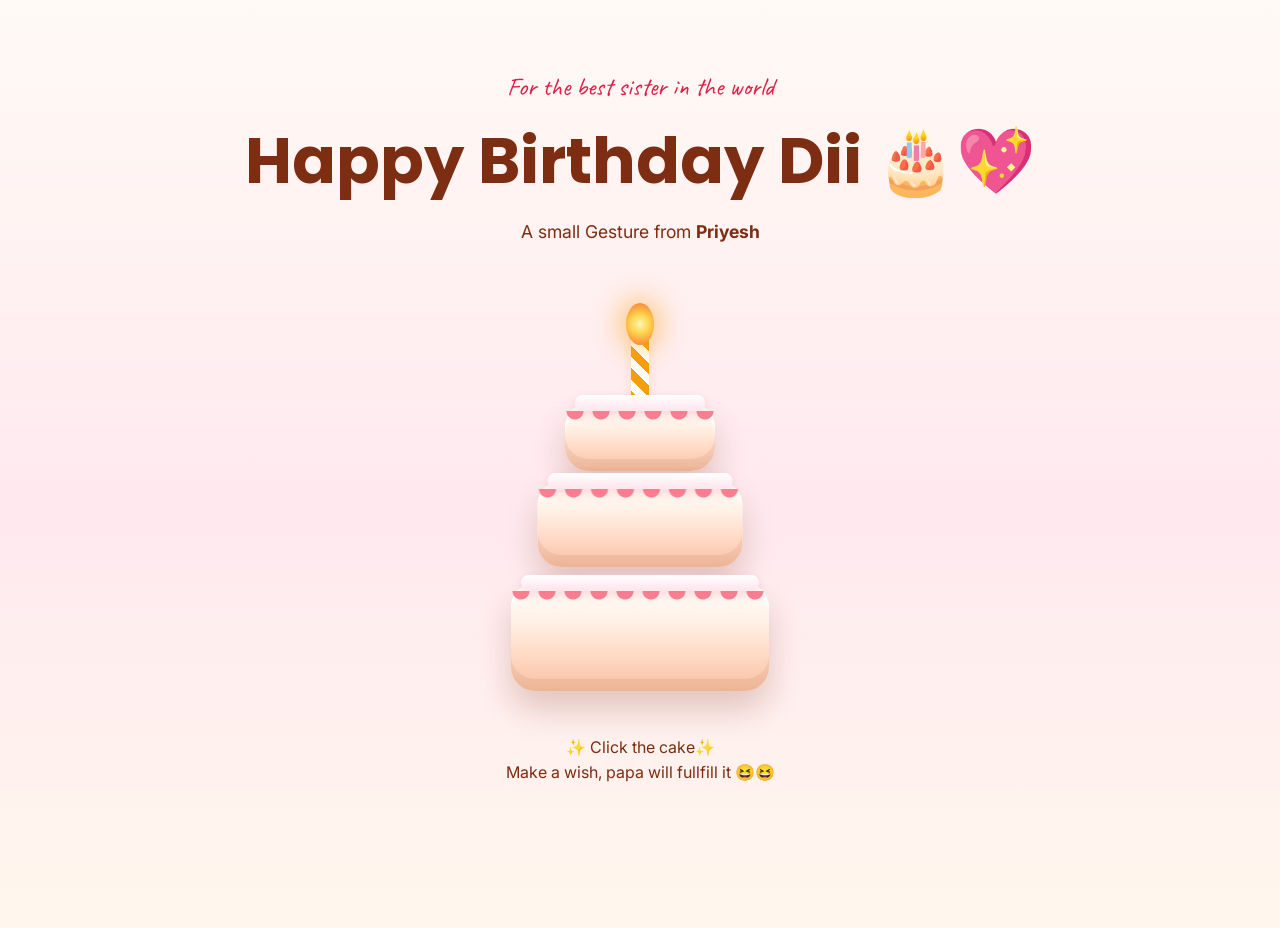
<file: index.html>
<!DOCTYPE html>
<html lang="en">
<head>
  <meta charset="UTF-8" />
  <meta name="viewport" content="width=device-width, initial-scale=1.0" />
  <title>Happy Birthday Radhika Di 🎂💖</title>

  <link rel="preconnect" href="https://fonts.googleapis.com" />
  <link rel="preconnect" href="https://fonts.gstatic.com" crossorigin />
  <link href="https://fonts.googleapis.com/css2?family=Inter:wght@300;400;500;600&family=Poppins:wght@400;500;600;700;800&family=Caveat:wght@500;700&display=swap" rel="stylesheet" />

  <link rel="stylesheet" href="style.css" />
</head>
<body class="landing-page">

  <div class="particles">
    <span></span><span></span><span></span><span></span>
    <span></span><span></span><span></span><span></span>
  </div>

  <main class="hero">

    <p class="handwritten">For the best sister in the world</p>

    <h1>Happy Birthday Dii 🎂💖</h1>

    <p class="subtitle">
      A small Gesture from <strong>Priyesh</strong>
    </p>

    <div class="cake-wrapper">
      <div class="cake-container" id="cakeContainer">

        <div class="candle">
          <div class="flame" id="flame"></div>
        </div>

        <div class="cake cake-top"></div>
        <div class="cake cake-middle"></div>
        <div class="cake cake-bottom"></div>

      </div>
    </div>

    <p class="cake-note">✨ Click the cake✨</p>

    <div class="wish-message hidden" id="wishMessage">
      Make a wish, papa will fullfill it 😆😆
    </div>

    <div class="next-page-wrapper hidden" id="nextPageWrapper">
      <a href="memories.html" class="next-button">
        daalni bahut pictures thi lekin ek hi daalpaaye - vrna raat hojaati 😆😆
      </a>
    </div>

    <div class="confetti-container" id="confettiContainer"></div>
    <div class="hearts-container" id="heartsContainer"></div>

    <!-- IMPORTANT: Put birthday.mp3 in the same folder -->
    <audio id="bdaySong" preload="auto">
      <source src="birthday.mp3" type="audio/mpeg" />
    </audio>

  </main>

  <script src="script.js"></script>
</body>
</file>
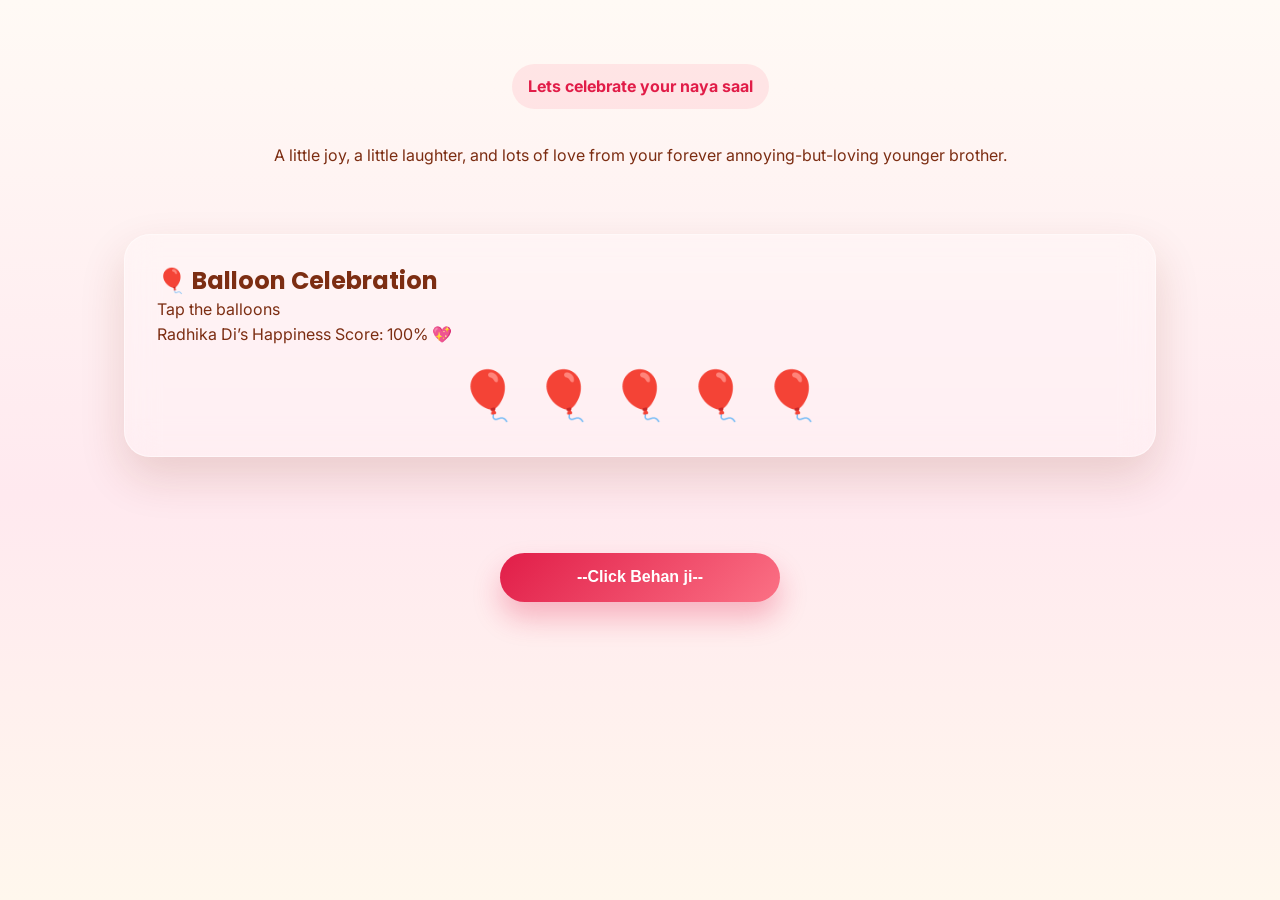
<file: celebration.html>
<!DOCTYPE html>
<html lang="en">
<head>
  <meta charset="UTF-8" />
  <meta name="viewport" content="width=device-width, initial-scale=1.0" />
  <title>Celebrate Karo 🎈✨</title>

  <link rel="preconnect" href="https://fonts.googleapis.com" />
  <link rel="preconnect" href="https://fonts.gstatic.com" crossorigin />
  <link href="https://fonts.googleapis.com/css2?family=Inter:wght@300;400;500;600&family=Poppins:wght@400;500;600;700;800&family=Caveat:wght@500;700&display=swap" rel="stylesheet" />

  <link rel="stylesheet" href="style.css" />
</head>
<body class="celebration-page">
  <audio id="pageSong" loop autoplay>
  <source src="music1.mp3" type="audio/mpeg">
</audio>
  <div class="celebration-background"></div>

  <main class="celebration-main">
    <section class="celebration-hero fade-up">
      <p class="section-tag">Lets celebrate your naya saal</p>
      <h1></h1>
      <p>
        A little joy, a little laughter, and lots of love from your forever
        annoying-but-loving younger brother.
      </p>
    </section>

    <section class="balloon-section glass-card fade-up">
      <div class="section-heading">
        <h2>🎈 Balloon Celebration</h2>
        <p>Tap the balloons</p>
      </div>

      <div class="score-board" id="scoreBoard">
        Radhika Di’s Happiness Score: <span id="scoreValue">100</span>% 💖
      </div>

      <div class="balloon-area" id="balloonArea">
        <button class="balloon balloon-pink">🎈</button>
        <button class="balloon balloon-gold">🎈</button>
        <button class="balloon balloon-rose">🎈</button>
        <button class="balloon balloon-peach">🎈</button>
        <button class="balloon balloon-cream">🎈</button>
      </div>
    </section>

  

    <div class="final-surprise-section fade-up">
  <button class="surprise-button" id="finalSurpriseButton">
    --Click Behan ji--
  </button>
</div>
  </main>

  <div class="final-overlay" id="finalOverlay">
    <div class="overlay-hearts" id="overlayHearts"></div>

    <div class="final-card glass-card">
      <p class="overlay-message">
        No matter how old we become, I will always remain the little brother
        who looks up to you with love and respect. ❤️
      </p>

      <h2>Happy Birthday Radhika Di 🎂🌸✨</h2>

      <p class="overlay-signature">
        Made with infinite love by <strong>Priyesh</strong>
      </p>

      <button class="close-overlay" id="closeOverlayButton">
        Keep Smiling 💖
      </button>
    </div>
  </div>

  <script src="script.js"></script>
</body>
</html>
</file>
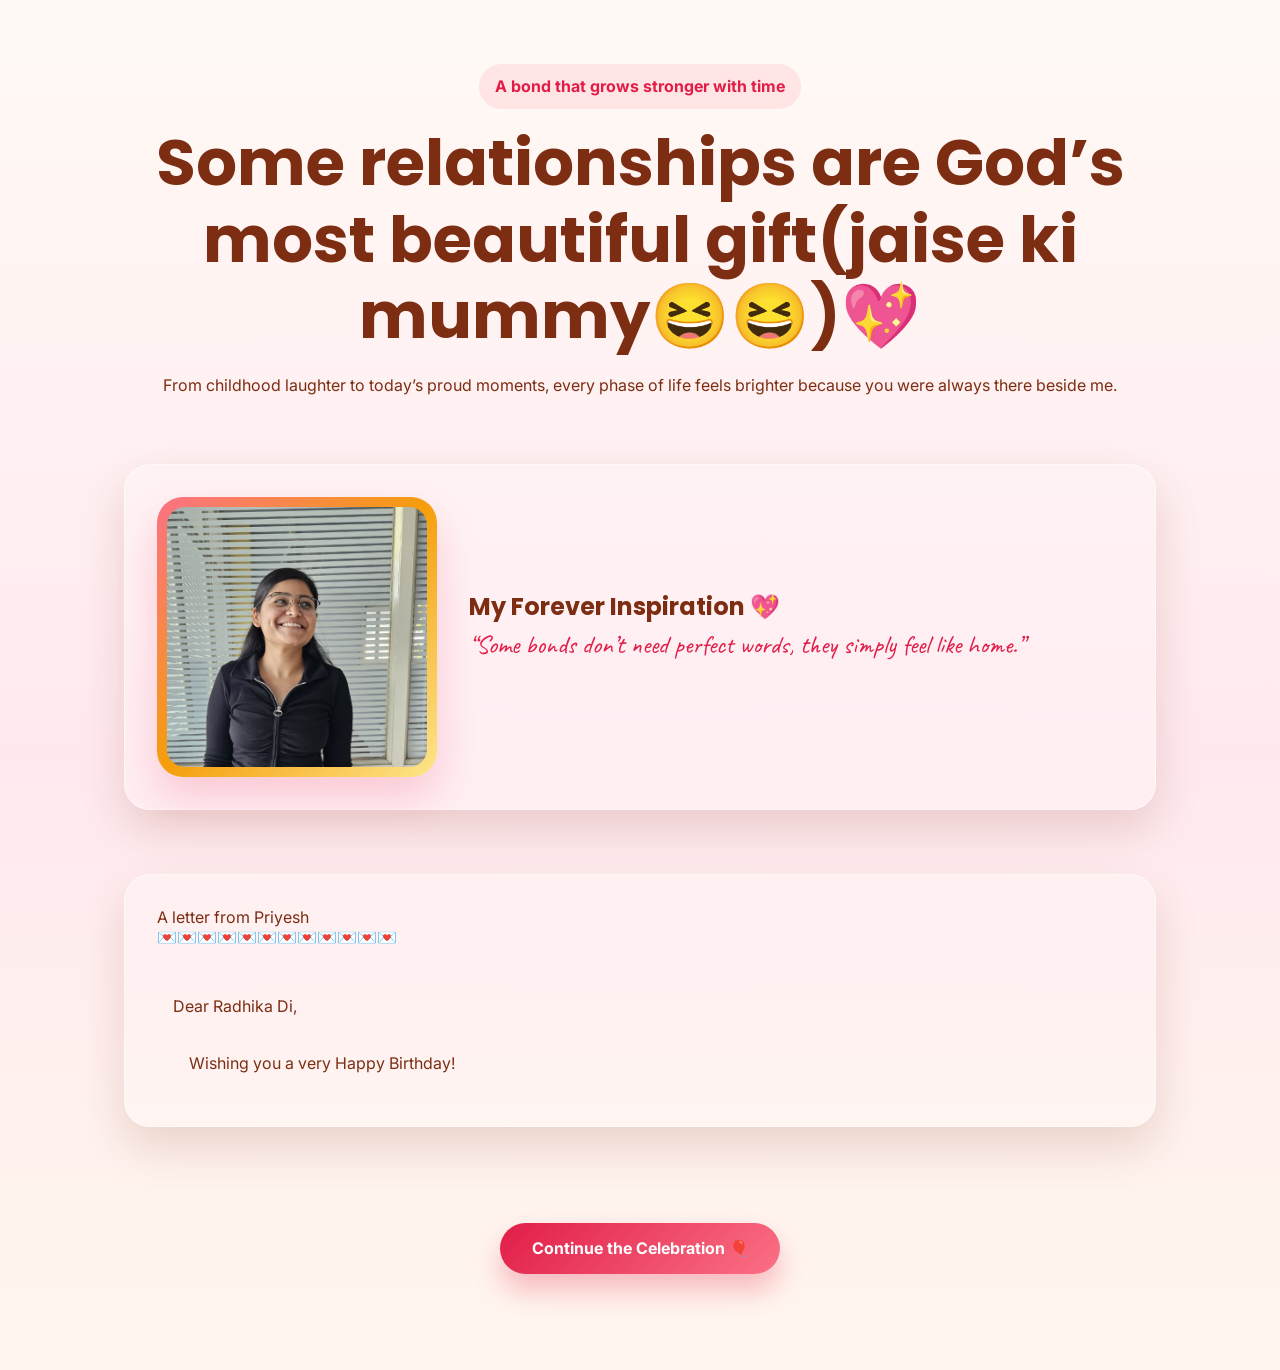
<file: memories.html>
<!DOCTYPE html>
<html lang="en">
<head>
  <meta charset="UTF-8" />
  <meta name="viewport" content="width=device-width, initial-scale=1.0" />
  <title>Happy Birthday 💖</title>

  <link rel="preconnect" href="https://fonts.googleapis.com" />
  <link rel="preconnect" href="https://fonts.gstatic.com" crossorigin />
  <link href="https://fonts.googleapis.com/css2?family=Inter:wght@300;400;500;600&family=Poppins:wght@400;500;600;700;800&family=Caveat:wght@500;700&display=swap" rel="stylesheet" />

  <link rel="stylesheet" href="style.css" />
</head>
<body class="memories-page">
  <audio id="pageSong" loop autoplay>
  <source src="music1.mp3" type="audio/mpeg">
</audio>
  <div class="page-background"></div>

  <main class="memories-main">
    <section class="memory-hero fade-up">
      <p class="section-tag">A bond that grows stronger with time</p>
      <h1>
        Some relationships are God’s most beautiful gift(jaise ki mummy😆😆)💖
      </h1>
      <p class="hero-description">
        From childhood laughter to today’s proud moments, every phase of life
        feels brighter because you were always there beside me.
      </p>
    </section>
    <!-- Radhika Di Photo Section -->
<section class="di-photo-section fade-up">
  <div class="di-photo-card glass-card">
    <div class="photo-frame">
      <img src="images/radhika-di.jpg" alt="Radhika Di" class="di-photo" />
    </div>

    <div class="photo-text">
      <h2>My Forever Inspiration 💖</h2>
      
      <p class="handwritten">“Some bonds don’t need perfect words, they simply feel like home.”</p>
    </div>
  </div>
</section>
    


    <section class="letter-section fade-up">
      <div class="letter-card glass-card">
        <div class="letter-header">
          <span> A letter from Priyesh</span>
        </div>
        <div class="letter-header">
          <span>💌💌💌💌💌💌💌💌💌💌💌💌</span>
        </div>

        <div class="letter-body">
          <p class="typewriter-text" id="typewriterText"></p>
        </div>
      </div>
    </section>

    <div class="final-surprise-section fade-up">
  <a href="celebration.html" class="surprise-button">
    Continue the Celebration 🎈
  </a>
</div>
  </main>

  <script src="script.js"></script>
</body>
</html>
</file>
<file: style.css>
:root {
  --cream: #fff7ed;
  --cream-strong: #ffedd5;
  --rose: #e11d48;
  --rose-soft: #fb7185;
  --gold: #f59e0b;
  --brown: #7c2d12;
  --brown-soft: #9a3412;
  --white: #ffffff;
  --shadow: 0 20px 45px rgba(124, 45, 18, 0.16);
  --glass: rgba(255, 255, 255, 0.22);
  --glass-border: rgba(255, 255, 255, 0.45);
}
#typewriterText {
  white-space: pre-wrap;
  font-size: 1rem;
  line-height: 1.8;
  text-align: left;
  word-break: break-word;
  padding: 1rem;
}
* {
  margin: 0;
  padding: 0;
  box-sizing: border-box;
}

html {
  scroll-behavior: smooth;
}

body {
  font-family: "Inter", sans-serif;
  background: linear-gradient(180deg, #fffaf5 0%, #ffe9ef 55%, #fff7ed 100%);
  color: var(--brown);
  min-height: 100vh;
  overflow-x: hidden;
}

h1,
h2,
h3 {
  font-family: "Poppins", sans-serif;
  line-height: 1.2;
  color: var(--brown);
}

p {
  line-height: 1.8;
}

.handwritten {
  font-family: "Caveat", cursive;
  font-size: 1.6rem;
  color: var(--rose);
  margin-bottom: 0.8rem;
}

/* ================= LAYOUT ================= */
.hero,
.memories-main,
.celebration-main {
  width: min(100%, 1080px);
  margin: auto;
  padding: 4rem 1.5rem;
}

.hero {
  text-align: center;
}

.memory-hero,
.celebration-hero {
  text-align: center;
  margin-bottom: 4rem;
}

.hero h1,
.memory-hero h1,
.celebration-hero h1 {
  font-size: clamp(2.5rem, 5vw, 4.5rem);
  margin-bottom: 1rem;
}

.subtitle {
  max-width: 650px;
  margin: auto;
  font-size: 1.1rem;
}

.section-tag {
  display: inline-block;
  padding: 0.5rem 1rem;
  border-radius: 999px;
  background: rgba(251, 113, 133, 0.14);
  color: var(--rose);
  font-weight: 700;
  margin-bottom: 1rem;
}

/* ================= ANIMATIONS ================= */
.fade-up {
  animation: fadeUp 0.9s ease both;
}



@keyframes fadeUp {
  from {
    opacity: 0;
    transform: translateY(30px);
  }

  to {
    opacity: 1;
    transform: translateY(0);
  }
}

/* ================= FINAL BUTTON CENTER FIX ================= */
.final-surprise-section {
  width: 100%;
  display: flex;
  justify-content: center;
  align-items: center;
  margin: 4rem auto 2rem;
  padding-top: 2rem;
}

.surprise-button {
  min-width: 280px;
  padding: 1rem 2rem;
  border-radius: 999px;
  border: none;
  background: linear-gradient(135deg, #e11d48, #fb7185);
  color: #fff;
  font-size: 1rem;
  font-weight: 700;
  cursor: pointer;
  text-align: center;
  box-shadow: 0 18px 32px rgba(225, 29, 72, 0.28);
  transition: transform 0.25s ease, box-shadow 0.25s ease;
}

.surprise-button:hover {
  transform: translateY(-4px) scale(1.03);
  box-shadow: 0 24px 40px rgba(225, 29, 72, 0.35);
}

@media (max-width: 768px) {
  .final-surprise-section {
    margin: 3rem auto 1.5rem;
    padding: 2rem 1rem 0;
  }

  .surprise-button {
    width: 100%;
    max-width: 320px;
    min-width: auto;
  }
}

/* ================= PARTICLES ================= */
.particles {
  position: fixed;
  inset: 0;
  overflow: hidden;
  pointer-events: none;
}

.particles span {
  position: absolute;
  bottom: -40px;
  width: 10px;
  height: 10px;
  border-radius: 50%;
  background: rgba(245, 158, 11, 0.45);
  animation: floatParticle linear infinite;
}

.particles span:nth-child(1) { left: 8%; animation-duration: 9s; }
.particles span:nth-child(2) { left: 18%; animation-duration: 11s; }
.particles span:nth-child(3) { left: 32%; animation-duration: 10s; }
.particles span:nth-child(4) { left: 46%; animation-duration: 13s; }
.particles span:nth-child(5) { left: 58%; animation-duration: 12s; }
.particles span:nth-child(6) { left: 70%; animation-duration: 15s; }
.particles span:nth-child(7) { left: 84%; animation-duration: 10s; }
.particles span:nth-child(8) { left: 92%; animation-duration: 14s; }

@keyframes floatParticle {
  0% {
    transform: translateY(0) scale(0.8);
    opacity: 0;
  }

  10% {
    opacity: 1;
  }

  100% {
    transform: translateY(-110vh) scale(1.2);
    opacity: 0;
  }
}

/* ================= CAKE ================= */
/* ================= BEAUTIFUL REALISTIC CAKE ================= */
.cake-wrapper {
  margin: 4rem auto 2rem;
  display: flex;
  justify-content: center;
  position: relative;
}

.cake-container {
  position: relative;
  width: 300px;
  height: 390px;
  cursor: pointer;
  animation: cakeFloat 3.5s ease-in-out infinite;
  transition: transform 0.25s ease;
}

.cake-container:hover {
  transform: scale(1.06);
}

.cake-container:active {
  transform: scale(0.95);
}

@keyframes cakeFloat {
  0%,
  100% {
    transform: translateY(0);
  }

  50% {
    transform: translateY(-14px);
  }
}

.cake-shadow {
  position: absolute;
  bottom: 0;
  left: 50%;
  transform: translateX(-50%);
  width: 240px;
  height: 28px;
  background: rgba(124, 45, 18, 0.18);
  filter: blur(18px);
  border-radius: 50%;
}

.cake {
  position: absolute;
  left: 50%;
  transform: translateX(-50%);
  border-radius: 24px;
  background: linear-gradient(
    180deg,
    #fffefb 0%,
    #fff1e6 35%,
    #ffd7c2 70%,
    #f5c0a0 100%
  );
  box-shadow:
    inset 0 -12px 0 rgba(124, 45, 18, 0.08),
    inset 0 8px 0 rgba(255, 255, 255, 0.55),
    0 18px 32px rgba(124, 45, 18, 0.22);
}

.cake-top {
  width: 150px;
  height: 68px;
  top: 92px;
}

.cake-middle {
  width: 205px;
  height: 86px;
  top: 170px;
}

.cake-bottom {
  width: 258px;
  height: 108px;
  top: 272px;
}

.cake::before {
  content: "";
  position: absolute;
  top: -8px;
  left: 10px;
  right: 10px;
  height: 16px;
  border-radius: 999px;
  background: linear-gradient(180deg, #fff 0%, #ffe4ec 100%);
  box-shadow: 0 4px 10px rgba(251, 113, 133, 0.25);
}

.cake::after {
  content: "";
  position: absolute;
  top: 8px;
  left: 0;
  width: 100%;
  height: 22px;
  background: radial-gradient(circle at 10px 0, #fb7185 8px, transparent 9px) repeat-x;
  background-size: 26px 22px;
  opacity: 0.9;
}

.cake-board {
  position: absolute;
  bottom: -16px;
  left: 50%;
  transform: translateX(-50%);
  width: 300px;
  height: 22px;
  border-radius: 999px;
  background: linear-gradient(180deg, #fcd34d 0%, #f59e0b 100%);
  box-shadow: 0 10px 22px rgba(245, 158, 11, 0.35);
}

.candle {
  position: absolute;
  top: 20px;
  left: 50%;
  transform: translateX(-50%);
  width: 18px;
  height: 82px;
  border-radius: 999px;
  background: repeating-linear-gradient(
    45deg,
    #ffffff,
    #ffffff 8px,
    #f59e0b 8px,
    #f59e0b 16px
  );
  box-shadow: 0 4px 12px rgba(245, 158, 11, 0.22);
}

.flame {
  position: absolute;
  top: -28px;
  left: 50%;
  width: 28px;
  height: 42px;
  transform: translateX(-50%);
  border-radius: 50%;
  background: radial-gradient(circle, #fff7b0 0%, #ffd34d 38%, #fb923c 78%);
  filter: drop-shadow(0 0 16px rgba(245, 158, 11, 0.9));
  animation: flicker 0.18s ease-in-out infinite alternate;
}

.flame.sparkle {
  transform: translateX(-50%) scale(1.35);
  filter: drop-shadow(0 0 28px rgba(245, 158, 11, 1));
}

@keyframes flicker {
  from {
    transform: translateX(-50%) rotate(-2deg);
  }

  to {
    transform: translateX(-50%) rotate(2deg);
  }
}

/* ================= BUTTONS ================= */
.next-page-wrapper {
  margin-top: 2rem;
  opacity: 0;
  transform: translateY(12px);
  transition: all 0.5s ease;
}

.next-page-wrapper.show {
  opacity: 1;
  transform: translateY(0);
}

.next-button,
.spin-button,
.surprise-button,
.close-overlay {
  display: inline-block;
  padding: 0.95rem 1.8rem;
  border-radius: 999px;
  background: linear-gradient(135deg, var(--rose), var(--rose-soft));
  color: var(--white);
  text-decoration: none;
  font-weight: 700;
  border: none;
  cursor: pointer;
  transition: transform 0.2s ease, box-shadow 0.2s ease;
  box-shadow: 0 16px 28px rgba(225, 29, 72, 0.28);
}

.next-button:hover,
.spin-button:hover,
.surprise-button:hover,
.close-overlay:hover {
  transform: translateY(-3px);
  box-shadow: 0 22px 36px rgba(225, 29, 72, 0.34);
}

/* ================= CONFETTI & HEARTS ================= */
.confetti-container,
.hearts-container,
.overlay-hearts {
  position: fixed;
  inset: 0;
  overflow: hidden;
  pointer-events: none;
}

.confetti-piece {
  position: absolute;
  top: -10px;
  width: 10px;
  height: 18px;
  border-radius: 4px;
  animation: confettiFall linear forwards;
}

@keyframes confettiFall {
  to {
    transform: translateY(110vh) rotate(720deg);
    opacity: 0;
  }
}

.heart-float {
  position: absolute;
  bottom: -24px;
  font-size: 1.3rem;
  animation: heartRise linear forwards;
}

@keyframes heartRise {
  to {
    transform: translateY(-115vh);
    opacity: 0;
  }
}

/* ================= GLASS CARD ================= */
.glass-card {
  background: var(--glass);
  border: 1px solid var(--glass-border);
  backdrop-filter: blur(16px);
  -webkit-backdrop-filter: blur(16px);
  border-radius: 26px;
  padding: 2rem;
  box-shadow: var(--shadow);
}

/* ================= PHOTO SECTION ================= */
.di-photo-section {
  margin: 3rem 0 4rem;
}

.di-photo-card {
  display: grid;
  grid-template-columns: 280px 1fr;
  gap: 2rem;
  align-items: center;
  text-align: left;
}

.photo-frame {
  width: 100%;
  max-width: 280px;
  aspect-ratio: 1;
  padding: 10px;
  border-radius: 26px;
  background: linear-gradient(135deg, #fb7185, #f59e0b, #fde68a);
  margin: auto;
  box-shadow: 0 20px 40px rgba(225, 29, 72, 0.18);
}

.di-photo {
  width: 100%;
  height: 100%;
  object-fit: cover;
  border-radius: 18px;
  display: block;
}

/* ================= TIMELINE ================= */
.timeline-section {
  display: grid;
  gap: 1.5rem;
  margin: 3rem 0;
}

.timeline-card {
  text-align: left;
}

.timeline-card h3 {
  margin-bottom: 0.6rem;
  color: var(--rose);
}

/* ================= LETTER ================= */
.letter-section {
  text-align: left;
  margin-top: 2rem;
}

.typewriter-cursor {
  display: inline-block;
  width: 2px;
  background: var(--rose);
  margin-left: 2px;
  animation: blink 0.7s infinite;
}

@keyframes blink {
  50% { opacity: 0; }
}

.signature {
  margin-top: 1rem;
  font-family: "Caveat", cursive;
  font-size: 1.6rem;
  color: var(--rose);
}

/* ================= BALLOON GAME ================= */
.balloon-area {
  display: flex;
  justify-content: center;
  gap: 1rem;
  flex-wrap: wrap;
  margin-top: 1.5rem;
}

.balloon {
  font-size: 3rem;
  background: transparent;
  border: none;
  cursor: pointer;
  animation: balloonFloat 4s ease-in-out infinite;
  transition: transform 0.2s ease;
}

.balloon.pop {
  transform: scale(0);
  opacity: 0;
}

@keyframes balloonFloat {
  0%,
  100% { transform: translateY(0); }
  50% { transform: translateY(-18px); }
}

/* ================= WHEEL ================= */
/* ================= PERFECT BLESSING WHEEL ================= */
.wheel-wrapper {
  position: relative;
  width: 340px;
  height: 340px;
  margin: 2rem auto;
}

.wheel-pointer {
  position: absolute;
  top: -10px;
  left: 50%;
  transform: translateX(-50%);
  width: 0;
  height: 0;
  border-left: 16px solid transparent;
  border-right: 16px solid transparent;
  border-bottom: 30px solid #e11d48;
  z-index: 10;
}

.blessing-wheel {
  position: relative;
  width: 100%;
  height: 100%;
  border-radius: 50%;
  overflow: hidden;
  border: 12px solid rgba(255, 255, 255, 0.85);
  background: conic-gradient(
    #fb7185 0deg 45deg,
    #f59e0b 45deg 90deg,
    #fde68a 90deg 135deg,
    #e11d48 135deg 180deg,
    #fb7185 180deg 225deg,
    #f59e0b 225deg 270deg,
    #fde68a 270deg 315deg,
    #e11d48 315deg 360deg
  );
  box-shadow: 0 24px 45px rgba(124, 45, 18, 0.18);
  transition: transform 4s cubic-bezier(0.2, 0.9, 0.25, 1);
}

.wheel-label {
  position: absolute;
  width: 120px;
  text-align: center;
  font-size: 0.78rem;
  font-weight: 700;
  color: white;
  text-shadow: 0 2px 4px rgba(0,0,0,0.25);
}

.l1 { top: 18px; left: 110px; }
.l2 { top: 70px; right: 18px; transform: rotate(45deg); }
.l3 { top: 145px; right: 10px; transform: rotate(90deg); }
.l4 { bottom: 70px; right: 18px; transform: rotate(135deg); }
.l5 { bottom: 18px; left: 110px; transform: rotate(180deg); }
.l6 { bottom: 70px; left: 18px; transform: rotate(-135deg); }
.l7 { top: 145px; left: 10px; transform: rotate(-90deg); }
.l8 { top: 70px; left: 18px; transform: rotate(-45deg); }

/* CENTER BUTTON */
.wheel-center-btn {
  position: absolute;
  top: 50%;
  left: 50%;
  transform: translate(-50%, -50%);
  width: 100px;
  height: 100px;
  border-radius: 50%;
  border: none;
  background: linear-gradient(135deg, #e11d48, #fb7185);
  color: white;
  font-weight: 800;
  font-size: 1rem;
  cursor: pointer;
  z-index: 5;
  box-shadow: 0 10px 25px rgba(225, 29, 72, 0.35);
  transition: transform 0.2s ease;
}

.wheel-center-btn:hover {
  transform: translate(-50%, -50%) scale(1.08);
}

.wheel-result {
  margin-top: 1.5rem;
  text-align: center;
  font-weight: 600;
  color: #e11d48;
  min-height: 2rem;
}

@media (max-width: 768px) {
  .wheel-wrapper {
    width: 280px;
    height: 280px;
  }

  .wheel-label {
    font-size: 0.68rem;
    width: 90px;
  }

  .wheel-center-btn {
    width: 82px;
    height: 82px;
    font-size: 0.9rem;
  }
}
/* ================= FINAL OVERLAY ================= */
.final-overlay {
  position: fixed;
  inset: 0;
  display: grid;
  place-items: center;
  padding: 1.5rem;
  background: rgba(32, 16, 11, 0.72);
  opacity: 0;
  visibility: hidden;
  transition: opacity 0.35s ease, visibility 0.35s ease;
  z-index: 100;
}

.final-overlay.show {
  opacity: 1;
  visibility: visible;
}

.final-card {
  width: min(100%, 620px);
  text-align: center;
}

/* ================= RESPONSIVE ================= */
@media (max-width: 768px) {
  .hero,
  .memories-main,
  .celebration-main {
    padding: 3rem 1rem;
  }

  .di-photo-card {
    grid-template-columns: 1fr;
    text-align: center;
  }

  .cake-container {
    transform: scale(0.9);
  }

  .glass-card {
    padding: 1.5rem;
  }

  .wheel-wrapper {
    width: 280px;
    height: 280px;
  }

  .wheel-label {
    width: 100px;
    transform-origin: center -95px;
    font-size: 0.72rem;
  }

  .balloon {
    font-size: 2.6rem;
  }
}
</file>
